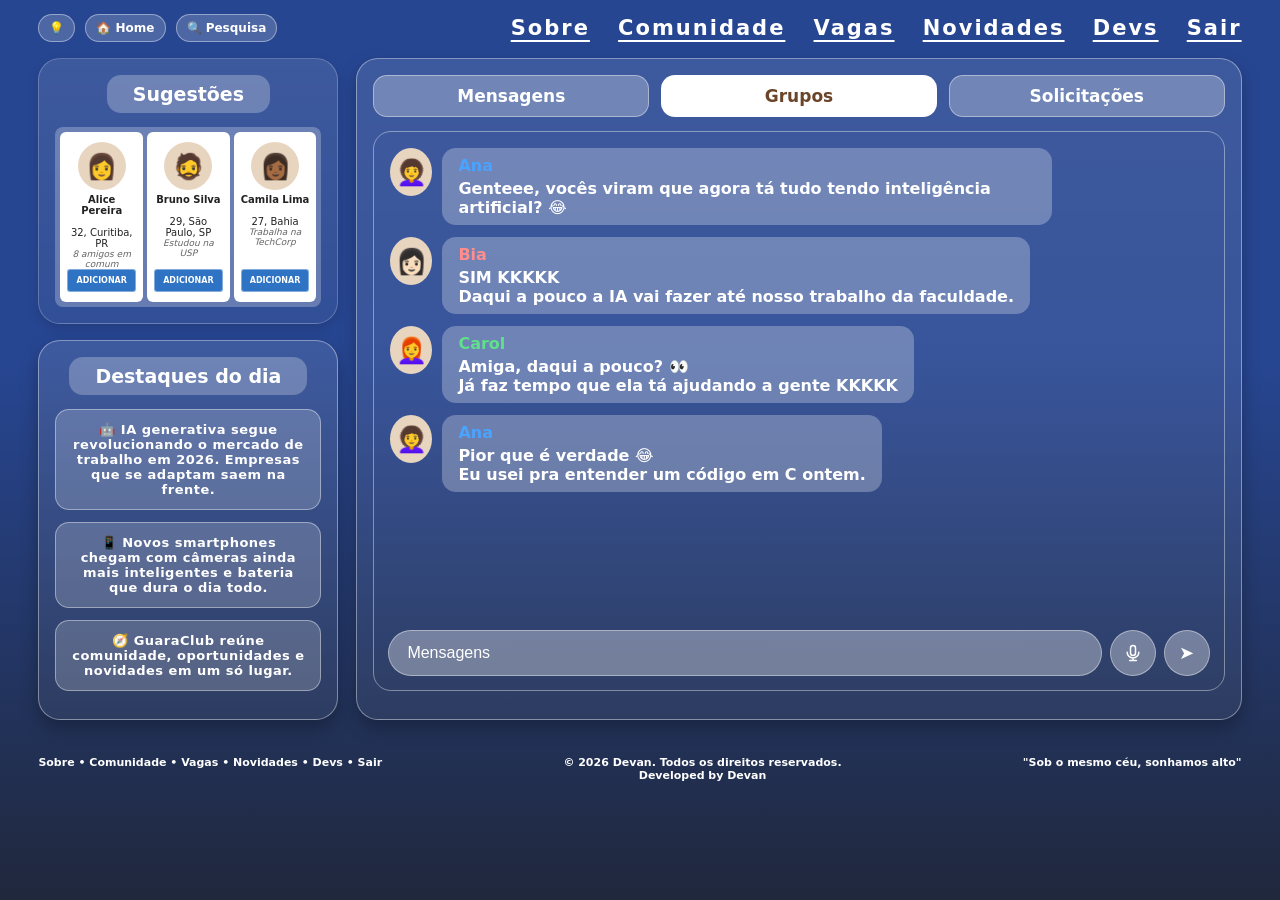
<file: pages/chat.html>
<!DOCTYPE html>
<html lang="pt-BR">
<head>
  <meta charset="utf-8">
  <meta name="viewport" content="width=device-width, initial-scale=1, viewport-fit=cover">
  <title>GuaraClub – Chat</title>
  <link rel="icon" type="image/png" href="../images/logo_guararedondo-circular.png">
  <link rel="stylesheet" href="../styles/style.css">
</head>
<body class="chat-page">
  <div class="app">
    <div class="top">
      <button class="pill" id="themeBtn">💡</button>
      <a class="pill" href="home.html">🏠 Home</a>
      <button class="pill" type="button" data-search-open>🔍 Pesquisa</button>
      <button class="pill menu-toggle" type="button" aria-expanded="false" aria-controls="main-nav" aria-label="Abrir menu">
        <span></span><span></span><span></span>
      </button>
      <nav class="nav" id="main-nav">
        <a href="sobre.html">Sobre</a>
        <a href="comunidade.html">Comunidade</a>
        <a href="vagas.html">Vagas</a>
        <a href="novidades.html">Novidades</a>
        <a href="devs.html">Devs</a>
        <a href="../index.html">Sair</a>
      </nav>
    </div>

    <div class="cols">
      <div>
        <div class="box">
          <span class="ttl">Sugestões</span>
          <div class="sug">
            <div class="pc"><div class="av">👩</div><b>Alice Pereira</b><br>32, Curitiba, PR<em>8 amigos em comum</em><button onclick="this.textContent='ENVIADO ✓';this.className='ok'">ADICIONAR</button></div>
            <div class="pc"><div class="av">🧔</div><b>Bruno Silva</b><br>29, São Paulo, SP<em>Estudou na USP</em><button onclick="this.textContent='ENVIADO ✓';this.className='ok'">ADICIONAR</button></div>
            <div class="pc"><div class="av">👩🏾</div><b>Camila Lima</b><br>27, Bahia<em>Trabalha na TechCorp</em><button onclick="this.textContent='ENVIADO ✓';this.className='ok'">ADICIONAR</button></div>
          </div>
        </div>
        <div class="box side">
          <span class="ttl">Destaques do dia</span>
          <div class="hl">🤖 IA generativa segue revolucionando o mercado de trabalho em 2026. Empresas que se adaptam saem na frente.</div>
          <div class="hl">📱 Novos smartphones chegam com câmeras ainda mais inteligentes e bateria que dura o dia todo.</div>
          <div class="hl">🧭 GuaraClub reúne comunidade, oportunidades e novidades em um só lugar.</div>
        </div>
      </div>

      <div>
        <div class="box">
          <div class="tabs">
            <button type="button" data-chat-tab="messages">Mensagens</button>
            <button type="button" class="on" data-chat-tab="groups">Grupos</button>
            <button type="button" data-chat-tab="requests">Solicitações</button>
          </div>
          <div class="inner chat-panel">
            <div class="conversation-list" id="conversationList" hidden aria-label="Conversas"></div>
            <div class="request-panel" id="requestPanel" hidden aria-label="Solicitações">
              <section class="request-section">
                <h3>Solicitações de mensagem <span>4</span></h3>
                <div id="messageRequests"></div>
              </section>
              <section class="request-section">
                <h3>Solicitações de amizade <span>3</span></h3>
                <div id="friendRequests"></div>
              </section>
            </div>
            <div id="messageThread">
              <div class="thread-header" id="threadHeader" hidden>
                <button class="thread-back" id="backToConversations" type="button" aria-label="Voltar para conversas">
                  <svg class="back-icon" viewBox="0 0 24 24" aria-hidden="true" focusable="false">
                    <path d="M19 12H5m0 0 6 6m-6-6 6-6"></path>
                  </svg>
                </button>
                <b id="threadName"></b>
              </div>
            <div class="chat" id="chatArea">
              <div class="m">
                <div class="av">👩‍🦱</div>
                <div class="bub"><b style="color:#4aa3ff">Ana</b>Genteee, vocês viram que agora tá tudo tendo inteligência artificial? 😂</div>
              </div>
              <div class="m">
                <div class="av">👩🏻</div>
                <div class="bub"><b style="color:#ff8d8d">Bia</b>SIM KKKKK<br>Daqui a pouco a IA vai fazer até nosso trabalho da faculdade.</div>
              </div>
              <div class="m">
                <div class="av">👩‍🦰</div>
                <div class="bub"><b style="color:#5fe08a">Carol</b>Amiga, daqui a pouco? 👀<br>Já faz tempo que ela tá ajudando a gente KKKKK</div>
              </div>
              <div class="m">
                <div class="av">👩‍🦱</div>
                <div class="bub"><b style="color:#4aa3ff">Ana</b>Pior que é verdade 😂<br>Eu usei pra entender um código em C ontem.</div>
              </div>
              <div id="mine"></div>
            </div>
            <div class="in">
              <input id="mi" placeholder="Mensagens">
              <button type="button" aria-label="Gravar áudio">
                <svg class="mic-icon" viewBox="0 0 24 24" aria-hidden="true" focusable="false">
                  <rect x="9" y="3" width="6" height="12" rx="3"></rect>
                  <path d="M5 11a7 7 0 0 0 14 0M12 18v3m-4 0h8"></path>
                </svg>
              </button>
              <button type="button" id="sendBtn">➤</button>
            </div>
            </div>
          </div>
        </div>
      </div>
    </div>

    <footer class="foot">
      <span>Sobre • Comunidade • Vagas • Novidades • Devs • Sair</span>
      <span>© 2026 Devan. Todos os direitos reservados.<br>Developed by Devan</span>
      <span>"Sob o mesmo céu, sonhamos alto"</span>
    </footer>
  </div>

  <script src="../js/script.js"></script>
</body>
</html>
</file>
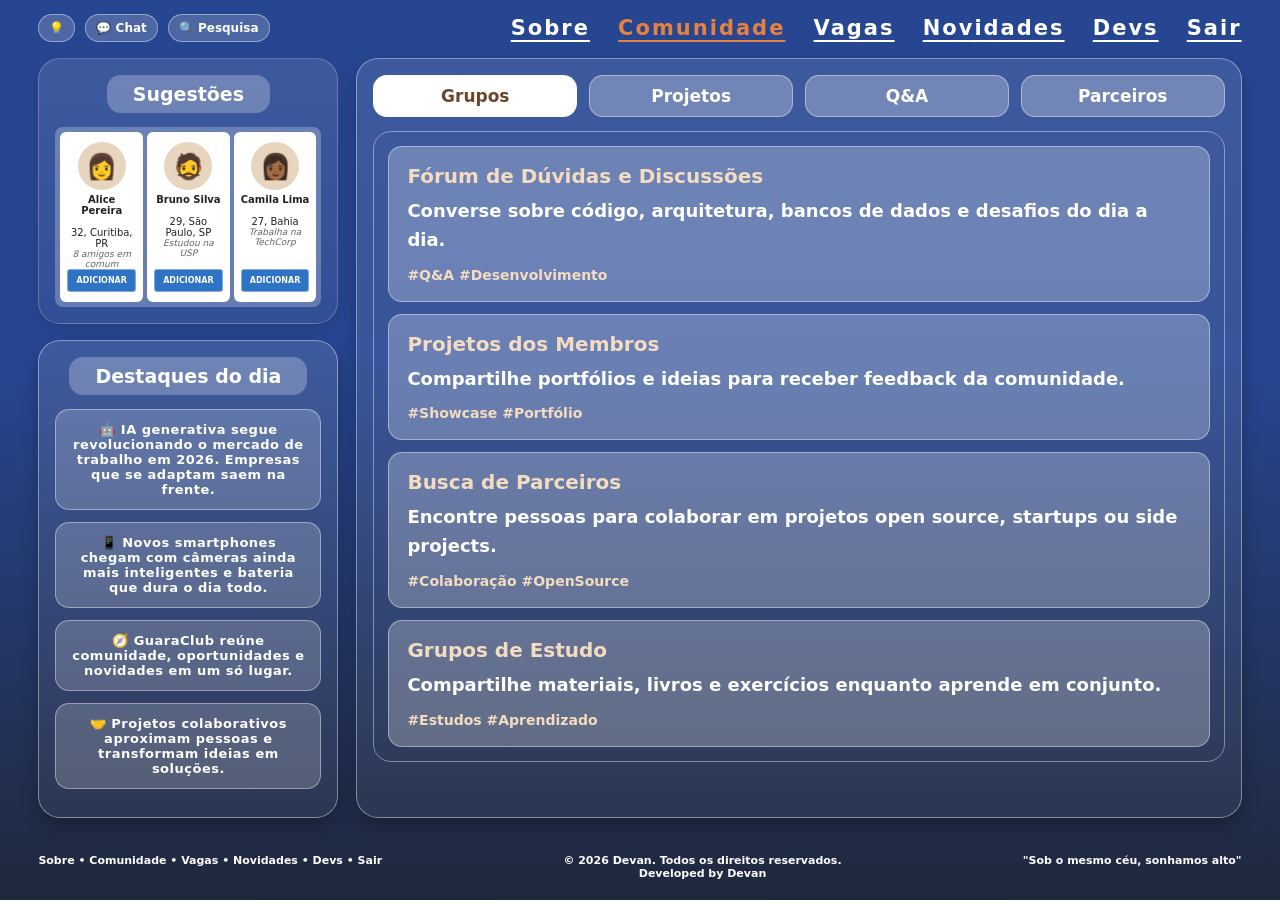
<file: pages/comunidade.html>
<!DOCTYPE html>
<html lang="pt-BR">
<head>
  <meta charset="utf-8">
  <meta name="viewport" content="width=device-width, initial-scale=1, viewport-fit=cover">
  <title>GuaraClub – Comunidade</title>
  <link rel="icon" type="image/png" href="../images/logo_guararedondo-circular.png">
  <link rel="stylesheet" href="../styles/style.css">
</head>
<body class="community-page">
  <div class="app">
    <div class="top">
      <button class="pill" id="themeBtn">💡</button>
      <a class="pill" href="chat.html">💬 Chat</a>
      <button class="pill" type="button" data-search-open>🔍 Pesquisa</button>
      <button class="pill menu-toggle" type="button" aria-expanded="false" aria-controls="main-nav" aria-label="Abrir menu">
        <span></span><span></span><span></span>
      </button>
      <nav class="nav" id="main-nav">
        <a href="sobre.html">Sobre</a>
        <a href="comunidade.html" class="on">Comunidade</a>
        <a href="vagas.html">Vagas</a>
        <a href="novidades.html">Novidades</a>
        <a href="devs.html">Devs</a>
        <a href="../index.html">Sair</a>
      </nav>
    </div>

    <div class="cols">
      <div>
        <div class="box">
          <span class="ttl">Sugestões</span>
          <div class="sug">
            <div class="pc"><div class="av">👩</div><b>Alice Pereira</b><br>32, Curitiba, PR<em>8 amigos em comum</em><button onclick="this.textContent='ENVIADO ✓';this.className='ok'">ADICIONAR</button></div>
            <div class="pc"><div class="av">🧔</div><b>Bruno Silva</b><br>29, São Paulo, SP<em>Estudou na USP</em><button onclick="this.textContent='ENVIADO ✓';this.className='ok'">ADICIONAR</button></div>
            <div class="pc"><div class="av">👩🏾</div><b>Camila Lima</b><br>27, Bahia<em>Trabalha na TechCorp</em><button onclick="this.textContent='ENVIADO ✓';this.className='ok'">ADICIONAR</button></div>
          </div>
        </div>
        <div class="box side">
          <span class="ttl">Destaques do dia</span>
          <div class="hl">🤖 IA generativa segue revolucionando o mercado de trabalho em 2026. Empresas que se adaptam saem na frente.</div>
          <div class="hl">📱 Novos smartphones chegam com câmeras ainda mais inteligentes e bateria que dura o dia todo.</div>
          <div class="hl">🧭 GuaraClub reúne comunidade, oportunidades e novidades em um só lugar.</div>
          <div class="hl">🤝 Projetos colaborativos aproximam pessoas e transformam ideias em soluções.</div>
        </div>
      </div>

      <div>
        <div class="box">
          <div class="tabs">
            <button type="button" class="on" data-community-tab="groups" aria-selected="true">Grupos</button>
            <button type="button" data-community-tab="projects" aria-selected="false">Projetos</button>
            <button type="button" data-community-tab="qa" aria-selected="false">Q&amp;A</button>
            <button type="button" data-community-tab="partners" aria-selected="false">Parceiros</button>
          </div>
          <div class="inner community-content">
            <section class="community-panel" data-community-panel="groups" aria-label="Grupos">
              <article class="post w community-card">
                <b>Fórum de Dúvidas e Discussões</b>
                <p>Converse sobre código, arquitetura, bancos de dados e desafios do dia a dia.</p>
                <span class="community-tag">#Q&amp;A #Desenvolvimento</span>
              </article>
              <article class="post w community-card">
                <b>Projetos dos Membros</b>
                <p>Compartilhe portfólios e ideias para receber feedback da comunidade.</p>
                <span class="community-tag">#Showcase #Portfólio</span>
              </article>
              <article class="post w community-card">
                <b>Busca de Parceiros</b>
                <p>Encontre pessoas para colaborar em projetos open source, startups ou side projects.</p>
                <span class="community-tag">#Colaboração #OpenSource</span>
              </article>
              <article class="post w community-card">
                <b>Grupos de Estudo</b>
                <p>Compartilhe materiais, livros e exercícios enquanto aprende em conjunto.</p>
                <span class="community-tag">#Estudos #Aprendizado</span>
              </article>
            </section>
            <section class="community-panel" data-community-panel="projects" aria-label="Projetos" hidden>
              <article class="post w community-card">
                <b>GuaraTask</b>
                <p>Aplicação web para organizar tarefas e acompanhar a rotina de estudos.</p>
                <span class="community-tag">React · Organização</span>
              </article>
              <article class="post w community-card">
                <b>EcoRota</b>
                <p>Mapa colaborativo que reúne pontos de coleta seletiva por região.</p>
                <span class="community-tag">Mapas · Sustentabilidade</span>
              </article>
              <article class="post w community-card">
                <b>DevMatch</b>
                <p>Plataforma para encontrar colaboradores com interesses e habilidades em comum.</p>
                <span class="community-tag">Comunidade · JavaScript</span>
              </article>
              <article class="post w community-card">
                <b>Finanças em Dia</b>
                <p>Painel simples para registrar despesas e visualizar o orçamento mensal.</p>
                <span class="community-tag">Python · Dados</span>
              </article>
            </section>
            <section class="community-panel" data-community-panel="qa" aria-label="Perguntas e respostas" hidden>
              <article class="post w community-card">
                <b>Como organizar componentes em um projeto React?</b>
                <p>Estou começando uma aplicação maior. Como vocês separam componentes, páginas e estilos?</p>
                <span class="community-tag">React · 8 respostas</span>
              </article>
              <article class="post w community-card">
                <b>Quando devo usar índices no banco de dados?</b>
                <p>Quais consultas se beneficiam de índices e que impacto eles têm nas gravações?</p>
                <span class="community-tag">Banco de dados · 5 respostas</span>
              </article>
              <article class="post w community-card">
                <b>Qual a melhor forma de tratar erros em uma API?</b>
                <p>Quero padronizar as respostas de erro sem esconder detalhes importantes para depuração.</p>
                <span class="community-tag">Back-end · 12 respostas</span>
              </article>
              <article class="post w community-card">
                <b>Como montar meu primeiro portfólio?</b>
                <p>Quais projetos e informações são mais úteis para apresentar em uma vaga de estágio?</p>
                <span class="community-tag">Carreira · 6 respostas</span>
              </article>
            </section>
            <section class="community-panel" data-community-panel="partners" aria-label="Parceiros de projeto" hidden>
              <article class="post w community-card">
                <b>Aplicativo de hábitos de estudo</b>
                <p>Busca uma pessoa de front-end para criar uma interface acessível para estudantes.</p>
                <span class="community-tag">React · Front-end</span>
              </article>
              <article class="post w community-card">
                <b>Projeto open source de acessibilidade</b>
                <p>Convite para colaborar em melhorias de acessibilidade em sites e ferramentas.</p>
                <span class="community-tag">Open source · Acessibilidade</span>
              </article>
              <article class="post w community-card">
                <b>Dashboard de dados públicos</b>
                <p>Procura parceiro(a) para transformar conjuntos de dados públicos em visualizações.</p>
                <span class="community-tag">Python · Visualização de dados</span>
              </article>
              <article class="post w community-card">
                <b>Jogo educativo para navegador</b>
                <p>Grupo está iniciando um jogo web para ensinar lógica de programação de forma interativa.</p>
                <span class="community-tag">JavaScript · Jogos</span>
              </article>
            </section>
          </div>
        </div>
      </div>
    </div>

    <footer class="foot">
      <span>Sobre • Comunidade • Vagas • Novidades • Devs • Sair</span>
      <span>© 2026 Devan. Todos os direitos reservados.<br>Developed by Devan</span>
      <span>"Sob o mesmo céu, sonhamos alto"</span>
    </footer>
  </div>

  <script src="../js/script.js"></script>
</body>
</html>
</file>
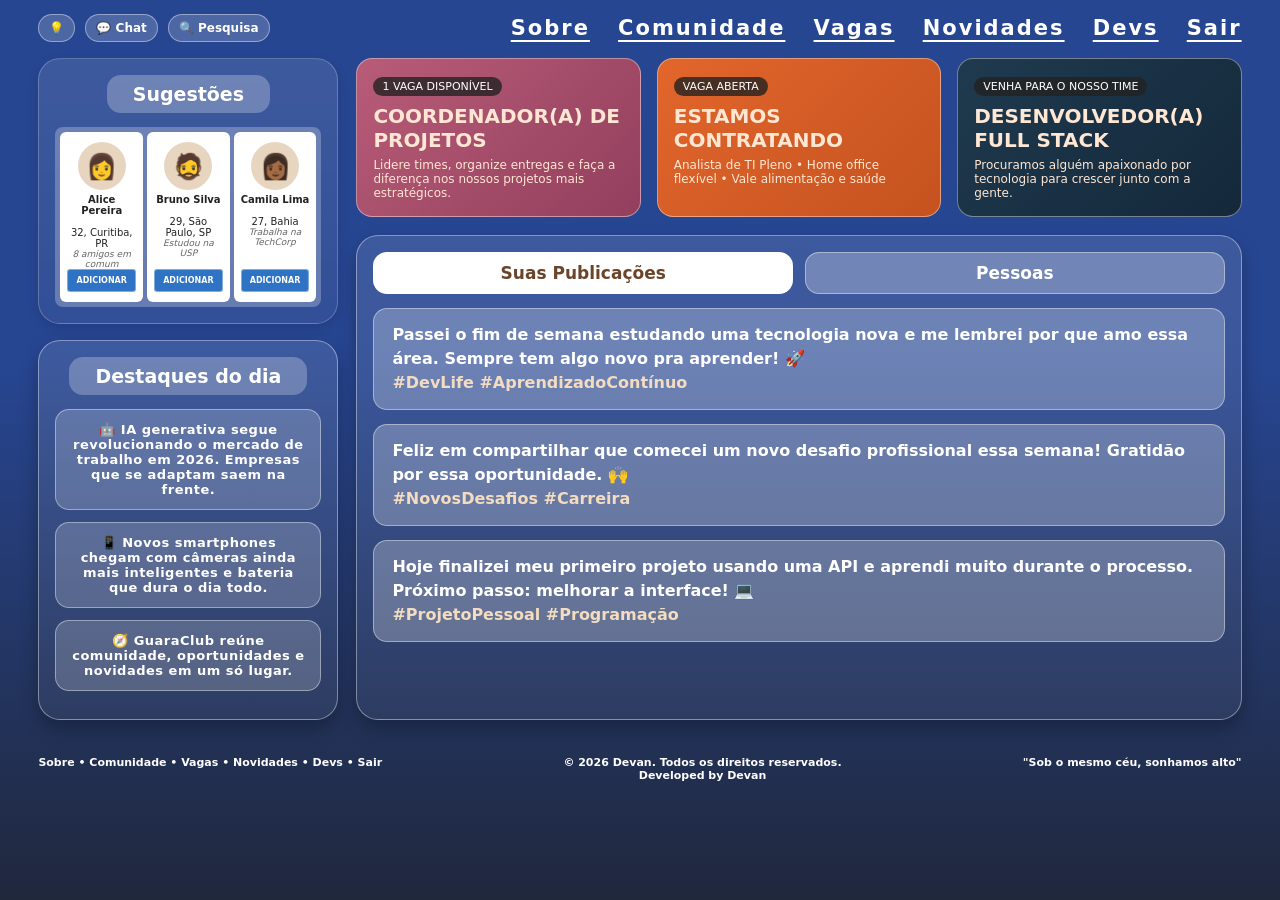
<file: pages/home.html>
<!DOCTYPE html>
<html lang="pt-BR">
<head>
  <meta charset="utf-8">
  <meta name="viewport" content="width=device-width, initial-scale=1, viewport-fit=cover">
  <title>GuaraClub – Home</title>
  <link rel="icon" type="image/png" href="../images/logo_guararedondo-circular.png">
  <link rel="stylesheet" href="../styles/style.css">
</head>
<body>
  <div class="app">
    <div class="top">
      <button class="pill" id="themeBtn">💡</button>
      <a class="pill" href="chat.html">💬 Chat</a>
      <button class="pill" type="button" data-search-open>🔍 Pesquisa</button>
      <button class="pill menu-toggle" type="button" aria-expanded="false" aria-controls="main-nav" aria-label="Abrir menu">
        <span></span><span></span><span></span>
      </button>
      <nav class="nav" id="main-nav">
        <a href="sobre.html">Sobre</a>
        <a href="comunidade.html">Comunidade</a>
        <a href="vagas.html">Vagas</a>
        <a href="novidades.html">Novidades</a>
        <a href="devs.html">Devs</a>
        <a href="../index.html">Sair</a>
      </nav>
    </div>

    <div class="cols">
      <div>
        <div class="box">
          <span class="ttl">Sugestões</span>
          <div class="sug">
            <div class="pc">
              <div class="av">👩</div>
              <b>Alice Pereira</b><br>32, Curitiba, PR<em>8 amigos em comum</em>
              <button onclick="this.textContent='ENVIADO ✓';this.className='ok'">ADICIONAR</button>
            </div>
            <div class="pc">
              <div class="av">🧔</div>
              <b>Bruno Silva</b><br>29, São Paulo, SP<em>Estudou na USP</em>
              <button onclick="this.textContent='ENVIADO ✓';this.className='ok'">ADICIONAR</button>
            </div>
            <div class="pc">
              <div class="av">👩🏾</div>
              <b>Camila Lima</b><br>27, Bahia<em>Trabalha na TechCorp</em>
              <button onclick="this.textContent='ENVIADO ✓';this.className='ok'">ADICIONAR</button>
            </div>
          </div>
        </div>

        <div class="box side">
          <span class="ttl">Destaques do dia</span>
          <div class="hl">🤖 IA generativa segue revolucionando o mercado de trabalho em 2026. Empresas que se adaptam saem na frente.</div>
          <div class="hl">📱 Novos smartphones chegam com câmeras ainda mais inteligentes e bateria que dura o dia todo.</div>
          <div class="hl">🧭 GuaraClub reúne comunidade, oportunidades e novidades em um só lugar.</div>
        </div>
      </div>

      <div>
        <div class="cards">
          <a class="vc wine" href="vagas.html">
            <i>1 VAGA DISPONÍVEL</i>
            <b>COORDENADOR(A) DE PROJETOS</b>
            <p>Lidere times, organize entregas e faça a diferença nos nossos projetos mais estratégicos.</p>
          </a>
          <a class="vc" href="vagas.html">
            <i>VAGA ABERTA</i>
            <b>ESTAMOS CONTRATANDO</b>
            <p>Analista de TI Pleno • Home office flexível • Vale alimentação e saúde</p>
          </a>
          <a class="vc d" href="vagas.html">
            <i>VENHA PARA O NOSSO TIME</i>
            <b>DESENVOLVEDOR(A) FULL STACK</b>
            <p>Procuramos alguém apaixonado por tecnologia para crescer junto com a gente.</p>
          </a>
        </div>

        <div class="box">
          <div class="tabs home-tabs">
            <button type="button" class="on" data-home-tab="publications" aria-selected="true">Suas Publicações</button>
            <button type="button" data-home-tab="people" aria-selected="false">Pessoas</button>
          </div>
          <div class="home-panel" data-home-panel="publications" aria-label="Suas publicações">
            <article class="post">
              Passei o fim de semana estudando uma tecnologia nova e me lembrei por que amo essa área. Sempre tem algo novo pra aprender! 🚀
              <div class="t">#DevLife #AprendizadoContínuo</div>
            </article>
            <article class="post w">
              Feliz em compartilhar que comecei um novo desafio profissional essa semana! Gratidão por essa oportunidade. 🙌
              <div class="t">#NovosDesafios #Carreira</div>
            </article>
            <article class="post">
              Hoje finalizei meu primeiro projeto usando uma API e aprendi muito durante o processo. Próximo passo: melhorar a interface! 💻
              <div class="t">#ProjetoPessoal #Programação</div>
            </article>
          </div>
          <div class="home-panel" data-home-panel="people" aria-label="Comentários de pessoas" hidden>
            <article class="post">
              <b>Ana Costa</b>
              <p>Adorei a iniciativa! Qual tecnologia você usou para começar?</p>
            </article>
            <article class="post w">
              <b>Bruno Silva</b>
              <p>Parabéns pela conquista! Compartilhe mais sobre esse projeto com a gente.</p>
            </article>
            <article class="post">
              <b>Camila Lima</b>
              <p>Também estou estudando esse assunto. Seu relato me motivou a continuar! 🙌</p>
            </article>
            <article class="post w">
              <b>Diego Santos</b>
              <p>Ficou muito legal! Se quiser, posso testar e te passar algumas sugestões. 🚀</p>
            </article>
          </div>
        </div>
      </div>
    </div>

    <footer class="foot">
      <span>Sobre • Comunidade • Vagas • Novidades • Devs • Sair</span>
      <span>© 2026 Devan. Todos os direitos reservados.<br>Developed by Devan</span>
      <span>"Sob o mesmo céu, sonhamos alto"</span>
    </footer>
  </div>

  <script src="../js/script.js"></script>
</body>
</html>
</file>
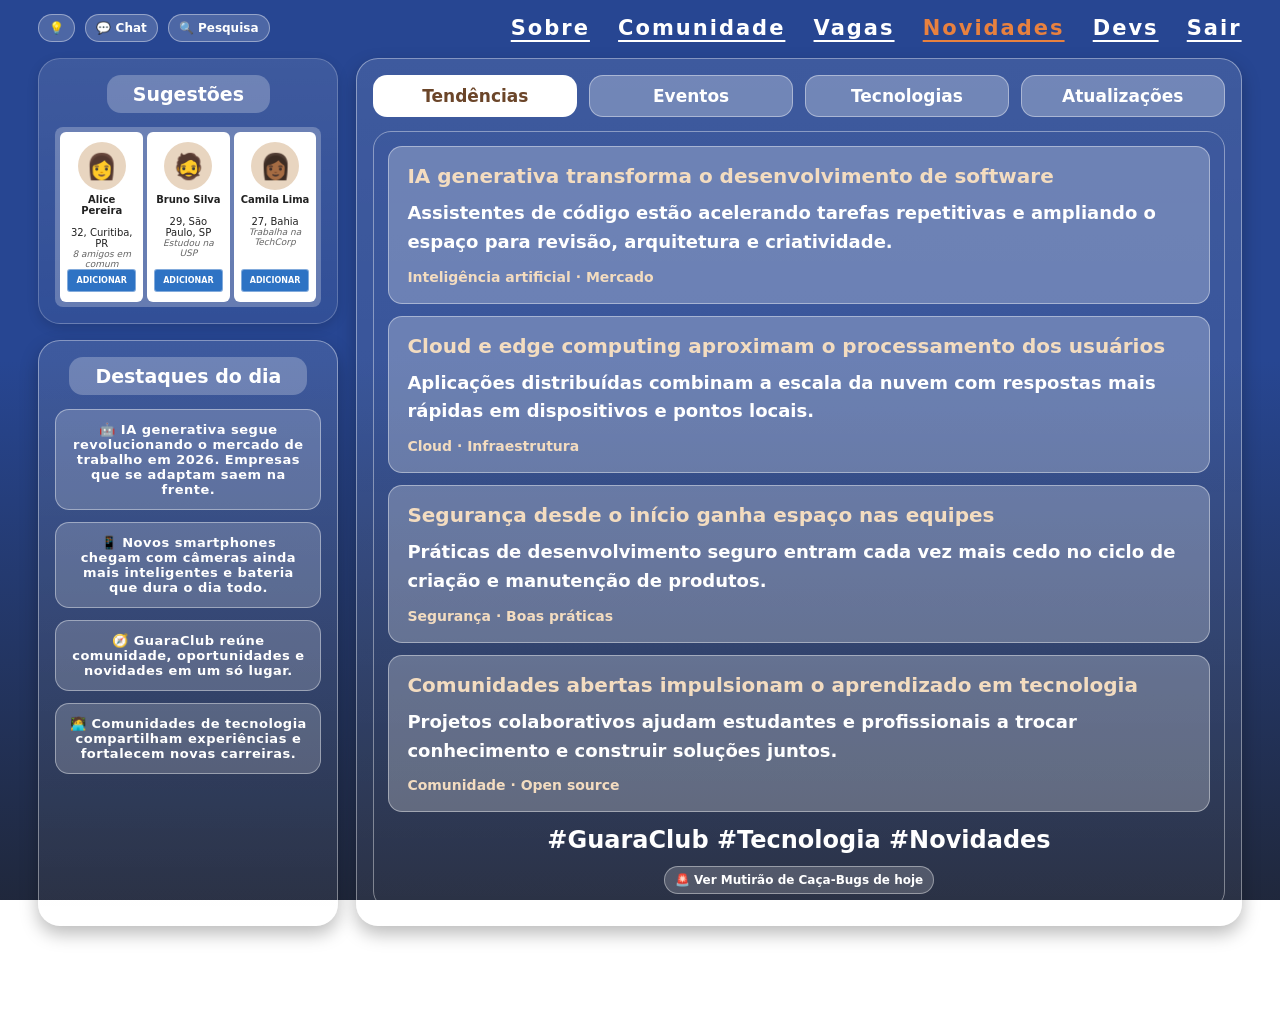
<file: pages/novidades.html>
<!DOCTYPE html>
<html lang="pt-BR">
<head>
  <meta charset="utf-8">
  <meta name="viewport" content="width=device-width, initial-scale=1, viewport-fit=cover">
  <title>GuaraClub – Novidades</title>
  <link rel="icon" type="image/png" href="../images/logo_guararedondo-circular.png">
  <link rel="stylesheet" href="../styles/style.css">
</head>
<body class="news-page">
  <div class="app">
    <div class="top">
      <button class="pill" id="themeBtn">💡</button>
      <a class="pill" href="chat.html">💬 Chat</a>
      <button class="pill" type="button" data-search-open>🔍 Pesquisa</button>
      <button class="pill menu-toggle" type="button" aria-expanded="false" aria-controls="main-nav" aria-label="Abrir menu">
        <span></span><span></span><span></span>
      </button>
      <nav class="nav" id="main-nav">
        <a href="sobre.html">Sobre</a>
        <a href="comunidade.html">Comunidade</a>
        <a href="vagas.html">Vagas</a>
        <a href="novidades.html" class="on">Novidades</a>
        <a href="devs.html">Devs</a>
        <a href="../index.html">Sair</a>
      </nav>
    </div>

    <div class="cols">
      <div>
        <div class="box">
          <span class="ttl">Sugestões</span>
          <div class="sug">
            <div class="pc"><div class="av">👩</div><b>Alice Pereira</b><br>32, Curitiba, PR<em>8 amigos em comum</em><button onclick="this.textContent='ENVIADO ✓';this.className='ok'">ADICIONAR</button></div>
            <div class="pc"><div class="av">🧔</div><b>Bruno Silva</b><br>29, São Paulo, SP<em>Estudou na USP</em><button onclick="this.textContent='ENVIADO ✓';this.className='ok'">ADICIONAR</button></div>
            <div class="pc"><div class="av">👩🏾</div><b>Camila Lima</b><br>27, Bahia<em>Trabalha na TechCorp</em><button onclick="this.textContent='ENVIADO ✓';this.className='ok'">ADICIONAR</button></div>
          </div>
        </div>
        <div class="box side">
          <span class="ttl">Destaques do dia</span>
          <div class="hl">🤖 IA generativa segue revolucionando o mercado de trabalho em 2026. Empresas que se adaptam saem na frente.</div>
          <div class="hl">📱 Novos smartphones chegam com câmeras ainda mais inteligentes e bateria que dura o dia todo.</div>
          <div class="hl">🧭 GuaraClub reúne comunidade, oportunidades e novidades em um só lugar.</div>
          <div class="hl">🧑‍💻 Comunidades de tecnologia compartilham experiências e fortalecem novas carreiras.</div>
        </div>
      </div>

      <div>
        <div class="box">
          <div class="tabs">
            <button type="button" class="on" data-news-tab="trends" aria-selected="true">Tendências</button>
            <button type="button" data-news-tab="events" aria-selected="false">Eventos</button>
            <button type="button" data-news-tab="technologies" aria-selected="false">Tecnologias</button>
            <button type="button" data-news-tab="updates" aria-selected="false">Atualizações</button>
          </div>
          <div class="inner">
            <section class="news-panel" data-news-panel="trends" aria-label="Tendências">
              <article class="post w news-card">
                <h4>IA generativa transforma o desenvolvimento de software</h4>
                <p>Assistentes de código estão acelerando tarefas repetitivas e ampliando o espaço para revisão, arquitetura e criatividade.</p>
                <span class="news-meta">Inteligência artificial · Mercado</span>
              </article>
              <article class="post w news-card">
                <h4>Cloud e edge computing aproximam o processamento dos usuários</h4>
                <p>Aplicações distribuídas combinam a escala da nuvem com respostas mais rápidas em dispositivos e pontos locais.</p>
                <span class="news-meta">Cloud · Infraestrutura</span>
              </article>
              <article class="post w news-card">
                <h4>Segurança desde o início ganha espaço nas equipes</h4>
                <p>Práticas de desenvolvimento seguro entram cada vez mais cedo no ciclo de criação e manutenção de produtos.</p>
                <span class="news-meta">Segurança · Boas práticas</span>
              </article>
              <article class="post w news-card">
                <h4>Comunidades abertas impulsionam o aprendizado em tecnologia</h4>
                <p>Projetos colaborativos ajudam estudantes e profissionais a trocar conhecimento e construir soluções juntos.</p>
                <span class="news-meta">Comunidade · Open source</span>
              </article>
            </section>
            <section class="news-panel" data-news-panel="events" aria-label="Eventos" hidden>
              <article class="post w news-card">
                <h4>Encontro GuaraClub: caminhos para a primeira vaga em tecnologia</h4>
                <p>Conversa aberta sobre portfólio, entrevistas e como se preparar para oportunidades de entrada.</p>
                <span class="news-meta">12 nov 2026 · Online</span>
              </article>
              <article class="post w news-card">
                <h4>Hackathon de soluções para a comunidade</h4>
                <p>Forme uma equipe, escolha um desafio local e desenvolva um protótipo durante o fim de semana.</p>
                <span class="news-meta">21–22 nov 2026 · Curitiba, PR</span>
              </article>
              <article class="post w news-card">
                <h4>Workshop prático de APIs com JavaScript</h4>
                <p>Uma sessão guiada para criar endpoints, validar dados e conectar uma aplicação a uma API.</p>
                <span class="news-meta">28 nov 2026 · Online</span>
              </article>
              <article class="post w news-card">
                <h4>Roda de conversa sobre carreira em dados</h4>
                <p>Profissionais convidados compartilham experiências com análise de dados, ferramentas e primeiros passos.</p>
                <span class="news-meta">5 dez 2026 · Online</span>
              </article>
            </section>
            <section class="news-panel" data-news-panel="technologies" aria-label="Tecnologias" hidden>
              <article class="post w news-card">
                <h4>TypeScript fortalece a manutenção de aplicações web</h4>
                <p>Tipos explícitos ajudam equipes a identificar problemas mais cedo e a evoluir bases de código compartilhadas.</p>
                <span class="news-meta">Linguagens · Front-end</span>
              </article>
              <article class="post w news-card">
                <h4>WebAssembly expande opções para aplicações no navegador</h4>
                <p>O formato permite levar mais linguagens e cargas de trabalho para experiências web com bom desempenho.</p>
                <span class="news-meta">Web · Desempenho</span>
              </article>
              <article class="post w news-card">
                <h4>Contêineres simplificam ambientes de desenvolvimento</h4>
                <p>Ambientes reproduzíveis ajudam a reduzir diferenças entre máquinas locais, integração e produção.</p>
                <span class="news-meta">DevOps · Cloud</span>
              </article>
              <article class="post w news-card">
                <h4>Bancos de dados vetoriais apoiam buscas semânticas</h4>
                <p>Representações vetoriais permitem explorar novas formas de encontrar conteúdos por significado e contexto.</p>
                <span class="news-meta">Dados · Inteligência artificial</span>
              </article>
            </section>
            <section class="news-panel" data-news-panel="updates" aria-label="Atualizações do GuaraClub" hidden>
              <article class="post w news-card">
                <h4>Novas áreas de Projetos, Q&amp;A e Parceiros</h4>
                <p>A comunidade agora tem espaços dedicados para compartilhar projetos, tirar dúvidas e encontrar colaboradores.</p>
                <span class="news-meta">GuaraClub · Comunidade</span>
              </article>
              <article class="post w news-card">
                <h4>Chat com conversas e solicitações</h4>
                <p>A página de chat reúne conversas, grupos e solicitações em abas para facilitar o contato entre membros.</p>
                <span class="news-meta">GuaraClub · Comunicação</span>
              </article>
              <article class="post w news-card">
                <h4>Conheça quem constrói a comunidade</h4>
                <p>A página de desenvolvedores apresenta os membros do time e seus perfis profissionais.</p>
                <span class="news-meta">GuaraClub · Equipe</span>
              </article>
              <article class="post w news-card">
                <h4>Experiência adaptada para celular</h4>
                <p>A navegação responsiva e o menu compacto ajudam a acessar as páginas do GuaraClub em telas menores.</p>
                <span class="news-meta">GuaraClub · Melhorias</span>
              </article>
            </section>
            <div class="news-footer">#GuaraClub #Tecnologia #Novidades</div>
            <div style="text-align:center;margin-top:12px">
              <a class="pill" href="mutirao.html" style="display:inline-block">🚨 Ver Mutirão de Caça-Bugs de hoje</a>
            </div>
          </div>
        </div>
      </div>
    </div>

    <footer class="foot">
      <span>Sobre • Comunidade • Vagas • Novidades • Devs • Sair</span>
      <span>© 2026 Devan. Todos os direitos reservados.<br>Developed by Devan</span>
      <span>"Sob o mesmo céu, sonhamos alto"</span>
    </footer>
  </div>

  <script src="../js/script.js"></script>
</body>
</html>
</file>
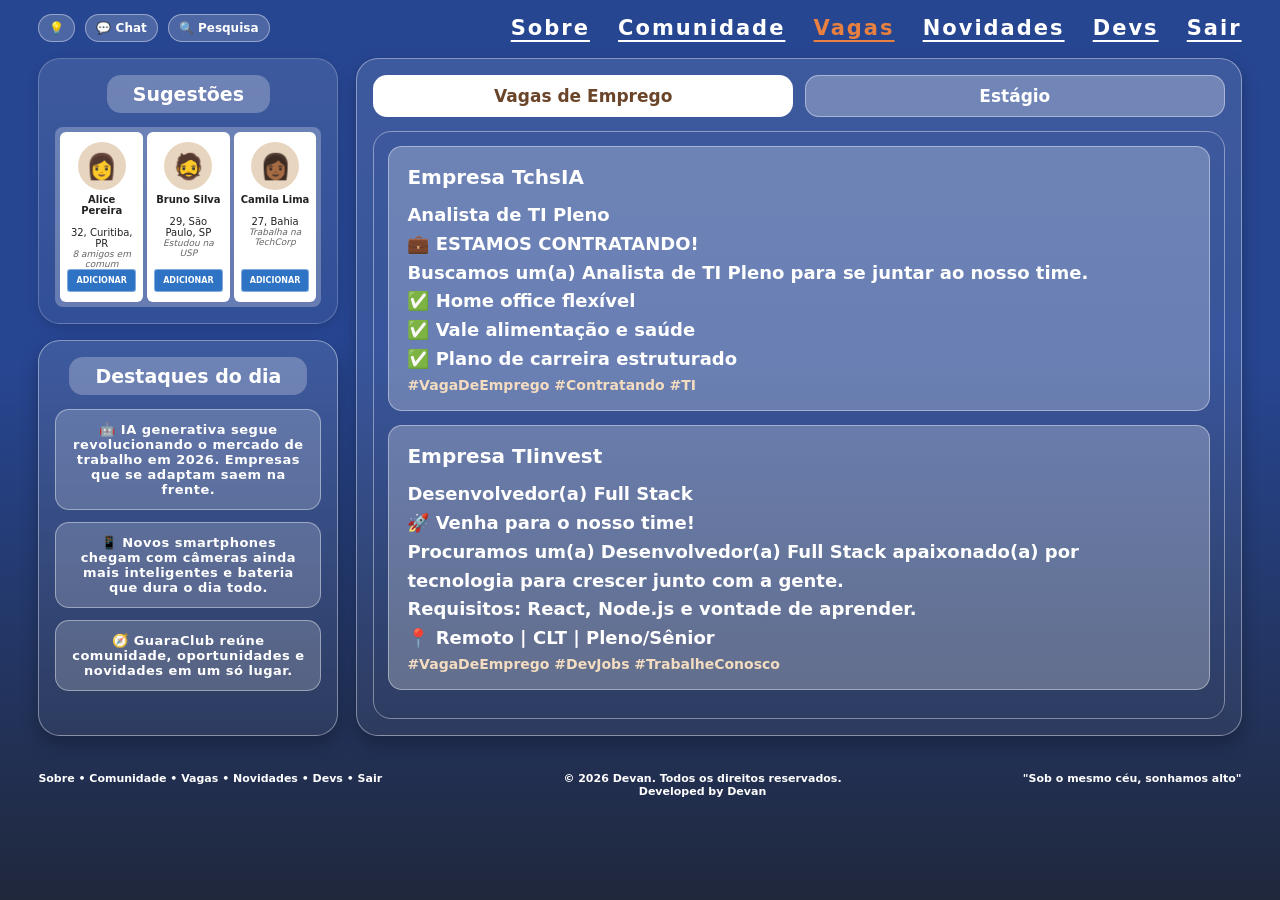
<file: pages/vagas.html>
<!DOCTYPE html>
<html lang="pt-BR">
<head>
  <meta charset="utf-8">
  <meta name="viewport" content="width=device-width, initial-scale=1, viewport-fit=cover">
  <title>GuaraClub – Vagas</title>
  <link rel="icon" type="image/png" href="../images/logo_guararedondo-circular.png">
  <link rel="stylesheet" href="../styles/style.css">
</head>
<body class="jobs-page">
  <div class="app">
    <div class="top">
      <button class="pill" id="themeBtn">💡</button>
      <a class="pill" href="chat.html">💬 Chat</a>
      <button class="pill" type="button" data-search-open>🔍 Pesquisa</button>
      <button class="pill menu-toggle" type="button" aria-expanded="false" aria-controls="main-nav" aria-label="Abrir menu">
        <span></span><span></span><span></span>
      </button>
      <nav class="nav" id="main-nav">
        <a href="sobre.html">Sobre</a>
        <a href="comunidade.html">Comunidade</a>
        <a href="vagas.html" class="on">Vagas</a>
        <a href="novidades.html">Novidades</a>
        <a href="devs.html">Devs</a>
        <a href="../index.html">Sair</a>
      </nav>
    </div>

    <div class="cols">
      <div>
        <div class="box">
          <span class="ttl">Sugestões</span>
          <div class="sug">
            <div class="pc"><div class="av">👩</div><b>Alice Pereira</b><br>32, Curitiba, PR<em>8 amigos em comum</em><button onclick="this.textContent='ENVIADO ✓';this.className='ok'">ADICIONAR</button></div>
            <div class="pc"><div class="av">🧔</div><b>Bruno Silva</b><br>29, São Paulo, SP<em>Estudou na USP</em><button onclick="this.textContent='ENVIADO ✓';this.className='ok'">ADICIONAR</button></div>
            <div class="pc"><div class="av">👩🏾</div><b>Camila Lima</b><br>27, Bahia<em>Trabalha na TechCorp</em><button onclick="this.textContent='ENVIADO ✓';this.className='ok'">ADICIONAR</button></div>
          </div>
        </div>
        <div class="box side">
          <span class="ttl">Destaques do dia</span>
          <div class="hl">🤖 IA generativa segue revolucionando o mercado de trabalho em 2026. Empresas que se adaptam saem na frente.</div>
          <div class="hl">📱 Novos smartphones chegam com câmeras ainda mais inteligentes e bateria que dura o dia todo.</div>
          <div class="hl">🧭 GuaraClub reúne comunidade, oportunidades e novidades em um só lugar.</div>
        </div>
      </div>

      <div>
        <div class="box">
          <div class="tabs job-tabs">
            <button type="button" class="on" data-job-tab="employment" aria-selected="true">Vagas de Emprego</button>
            <button type="button" data-job-tab="internships" aria-selected="false">Estágio</button>
          </div>
          <div class="inner">
            <section class="job-panel" data-job-panel="employment" aria-label="Vagas de emprego">
              <article class="post">
                <h4>Empresa TchsIA</h4>
                <b>Analista de TI Pleno</b><br>
                💼 ESTAMOS CONTRATANDO!<br>
                Buscamos um(a) Analista de TI Pleno para se juntar ao nosso time.<br>
                ✅ Home office flexível<br>
                ✅ Vale alimentação e saúde<br>
                ✅ Plano de carreira estruturado
                <div class="t">#VagaDeEmprego #Contratando #TI</div>
              </article>
              <article class="post">
                <h4>Empresa TIinvest</h4>
                <b>Desenvolvedor(a) Full Stack</b><br>
                🚀 Venha para o nosso time!<br>
                Procuramos um(a) Desenvolvedor(a) Full Stack apaixonado(a) por tecnologia para crescer junto com a gente.<br>
                Requisitos: React, Node.js e vontade de aprender.<br>
                📍 Remoto | CLT | Pleno/Sênior
                <div class="t">#VagaDeEmprego #DevJobs #TrabalheConosco</div>
              </article>
            </section>
            <section class="job-panel" data-job-panel="internships" aria-label="Vagas de estágio" hidden>
              <article class="post">
                <h4>Empresa TchsIA</h4>
                <b>Estagiário(a) de Desenvolvimento Web</b><br>
                🌱 Venha aprender e crescer com nosso time!<br>
                Apoie o desenvolvimento de interfaces web e participe de revisões de código com a equipe.<br>
                ✅ Conhecimentos básicos de HTML, CSS e JavaScript<br>
                ✅ Bolsa-auxílio e vale-transporte<br>
                📍 Híbrido | 30 horas semanais
                <div class="t">#Estágio #DesenvolvimentoWeb #Oportunidade</div>
              </article>
              <article class="post">
                <h4>Empresa TIinvest</h4>
                <b>Estagiário(a) de Suporte e Infraestrutura</b><br>
                💻 Faça parte da equipe de tecnologia!<br>
                Auxilie no atendimento interno, preparação de equipamentos e acompanhamento da infraestrutura.<br>
                ✅ Estar cursando Tecnologia da Informação ou área relacionada<br>
                ✅ Bolsa-auxílio, mentoria e horário flexível<br>
                📍 Presencial | manhã ou tarde
                <div class="t">#Estágio #SuporteTI #Carreira</div>
              </article>
            </section>
          </div>
        </div>
      </div>
    </div>

    <footer class="foot">
      <span>Sobre • Comunidade • Vagas • Novidades • Devs • Sair</span>
      <span>© 2026 Devan. Todos os direitos reservados.<br>Developed by Devan</span>
      <span>"Sob o mesmo céu, sonhamos alto"</span>
    </footer>
  </div>

  <script src="../js/script.js"></script>
</body>
</html>
</file>
<file: styles/style.css>
:root {
  --bg: #274692;
  --bg2: #040d24e3;
  --card: rgba(255, 255, 255, .18);
  --line: #fff;
  --txt: #fff;
  --accent: #e8813f;
  --brown: #6b4529;
  --btn: #c0652c;
  box-sizing: border-box;
  padding-top: env(safe-area-inset-top, 0px);
  padding-bottom: env(safe-area-inset-bottom, 0px);
}

@media (prefers-color-scheme: dark) {
  :root:not([data-theme="light"]) {
    --bg: #040d24;
    --bg2: #040d24e3;
  }
}

:root[data-theme="dark"] {
  --bg: #040d24;
  --bg2: #040d24e3;
}

html {
  scroll-padding-top: env(safe-area-inset-top, 0px);
  scroll-behavior: smooth;
}

@media (prefers-reduced-motion: reduce) {
  html {
    scroll-behavior: auto;
  }
}

* {
  box-sizing: border-box;
}

body {
  margin: 0;
  font-family: Inter, system-ui, -apple-system, "Segoe UI", sans-serif;
  color: var(--txt);
  background: linear-gradient(var(--bg) 40%, var(--bg2));
  min-height: 100vh;
  background-attachment: fixed;
  font-size: 1rem;
}

a {
  color: inherit;
  text-decoration: none;
  cursor: pointer;
}

button {
  font: inherit;
  cursor: pointer;
  border: 1px solid #fff6;
}

.login {
  display: grid;
  grid-template-columns: 1.1fr 1fr;
  min-height: 100vh;
}

.hero {
  background: linear-gradient(160deg, #1b1745, #3b2a7a 45%, #0f7c7c);
  display: flex;
  align-items: center;
  justify-content: center;
  padding: 24px;
}

.sign {
  box-sizing: border-box;
  width: min(100%, 600px);
  border: 1px solid #fff6;
  border-radius: 14px;
  padding: 12px;
  background: #1a1512;
}

.sign img {
  display: block;
  width: 100%;
  height: auto;
  border-radius: 6px;
}

.panel {
  background: #3f2e22;
  display: flex;
  flex-direction: column;
  align-items: center;
  justify-content: center;
  padding: 28px;
  text-align: center;
}

.logo {
  width: 120px;
  height: 120px;
  border-radius: 50%;
  border: 1px solid #fff6;
  background: #1a1512;
  overflow: hidden;
  margin-bottom: 6px;
}

.logo img {
  display: block;
  width: 100%;
  height: 100%;
  object-fit: cover;
}

.panel h2 {
  color: #f3dcc0;
  margin: 10px 0 18px;
}

.panel form {
  width: min(460px, 100%);
  text-align: left;
}

label {
  display: block;
  font-weight: 700;
  color: #f3dcc0;
  margin: 10px 4px 4px;
}

input.f {
  width: 100%;
  padding: 15px 18px;
  border-radius: 14px;
  border: 1px solid #fff6;
  background: #ffffff55;
  color: #fff;
  font-weight: 600;
  font-size: 16px;
  outline: none;
}

input.f::placeholder {
  color: #e9d9c6;
}

.go {
  width: 100%;
  margin-top: 22px;
  padding: 14px;
  border-radius: 12px;
  background: var(--btn);
  color: #fff;
  font-weight: 800;
  letter-spacing: .5px;
  display: block;
  text-align: center;
}

.go:hover {
  filter: brightness(1.1);
}

.alt {
  margin-top: 12px;
  color: #f3dcc0;
  font-weight: 700;
  display: block;
}

.cp {
  font-size: 11px;
  margin-top: 26px;
  color: #f3dcc0;
  font-weight: 600;
}

.app {
  width: 100%;
  max-width: none;
  margin: 0 auto;
  padding: 14px clamp(18px, 3vw, 48px) 24px;
}

.top {
  display: flex;
  align-items: center;
  gap: 10px;
  flex-wrap: wrap;
  margin-bottom: 16px;
}

.pill {
  background: var(--card);
  border: 1px solid #fff6;
  color: #fff;
  border-radius: 999px;
  padding: 6px 10px;
  font-weight: 700;
  font-size: 12px;
}

.top #themeBtn {
  font-size: 12px;
}

.pill:hover, .pill.on {
  background: #ffffff44;
}

.search-dialog {
  width: min(420px, calc(100% - 32px));
  padding: 22px;
  border: 1px solid #fff6;
  border-radius: 20px;
  color: var(--txt);
  background: linear-gradient(145deg, var(--bg), var(--bg2));
  box-shadow: 0 18px 50px #0007;
}

.search-dialog::backdrop {
  background: #160d08a8;
  backdrop-filter: blur(3px);
}

.search-dialog h2 {
  margin: 0 0 16px;
  color: #f3dcc0;
  font-size: 20px;
}

.search-dialog form {
  display: grid;
  gap: 12px;
}

.search-dialog input {
  width: 100%;
  min-width: 0;
  padding: 12px 14px;
  border: 1px solid #fff6;
  border-radius: 12px;
  outline-color: #f3dcc0;
  color: #fff;
  background: #ffffff24;
  font: inherit;
}

.search-dialog input::placeholder {
  color: #ffffffb3;
}

.search-dialog-actions {
  display: flex;
  justify-content: flex-end;
  gap: 10px;
}

.search-dialog-actions button {
  padding: 9px 16px;
  border: 1px solid #fff6;
  border-radius: 999px;
  color: #fff;
  background: #ffffff24;
  font-weight: 700;
}

.search-dialog-actions button[type="submit"] {
  color: var(--brown);
  background: #f3dcc0;
}

.nav {
  margin-left: auto;
  display: flex;
  gap: clamp(10px, 2.2vw, 30px);
  flex-wrap: wrap;
  font-weight: 700;
  letter-spacing: 2px;
  font-size: clamp(14px, 1.8vw, 21px);
}

.nav a {
  text-decoration: underline;
  text-underline-offset: 5px;
  letter-spacing: 2px;
}

.nav a:hover, .nav a.on {
  color: var(--accent);
}

.menu-toggle {
  display: none;
  align-items: center;
  justify-content: center;
  gap: 4px;
  width: 44px;
  height: 44px;
  padding: 10px;
}

.menu-toggle span {
  display: block;
  width: 18px;
  height: 2px;
  background: currentColor;
  border-radius: 2px;
}

.cols {
  display: grid;
  grid-template-columns: 300px 1fr;
  gap: 18px;
  align-items: start;
}

.chat-page .cols {
  grid-template-columns: minmax(0, 300px) minmax(0, 1fr);
}

.chat-page .cols > div {
  min-width: 0;
}

@media(min-width: 861px) {
  .cols:has(> div > .side) {
    align-items: stretch;
  }

  .cols:has(> div > .side) > div:first-child {
    display: flex;
    flex-direction: column;
  }

  .cols:has(> div > .side) > div:first-child > .side {
    flex: 1;
  }

  .cols:has(> div > .side) > div:nth-child(2) {
    display: flex;
    flex-direction: column;
  }

  .cols:has(> div > .side) > div:nth-child(2) > .box {
    flex: 1;
  }
}

.box {
  border: 1px solid #fff6;
  border-radius: 22px;
  background: linear-gradient(#ffffff1c, #ffffff0d);
  padding: 16px;
  box-shadow: 0 8px 18px #0004;
}

.box:has(> .sug) {
  border-color: #ffffff38;
  box-shadow: 0 4px 12px #0002;
}

.box+.box {
  margin-top: 16px;
}

.ttl {
  display: block;
  margin: 0 auto 14px;
  width: max-content;
  max-width: 100%;
  background: #ffffff40;
  border-radius: 14px;
  padding: 8px 26px;
  font-weight: 700;
  font-size: 19px;
}

.sug {
  display: grid;
  grid-template-columns: repeat(3, minmax(0, 1fr));
  gap: 4px;
  background: #ffffff40;
  padding: 5px;
  border-radius: 8px;
}

.pc {
  display: flex;
  flex-direction: column;
  align-items: stretch;
  background: #fff;
  color: #222;
  border-radius: 6px;
  padding: 10px 7px;
  text-align: center;
  font-size: 10px;
  min-width: 0;
  height: 100%;
  overflow-wrap: anywhere;
}

.av {
  width: 48px;
  height: 48px;
  border-radius: 50%;
  margin: 0 auto 4px;
  display: grid;
  place-items: center;
  font-size: 25px;
  background: #e8d5c0;
}

.pc em {
  display: block;
  color: #666;
  font-size: 9px;
}

.pc button {
  margin-top: auto;
  padding-top: 8px;
  width: 100%;
  background: #2e73c4;
  color: #fff;
  font-size: 8px;
  font-weight: 700;
  padding: 6px 4px;
  border-radius: 3px;
}

.pc button.ok {
  background: #3a9d5d;
}

.hl {
  background: #ffffff30;
  border: 1px solid #fff6;
  border-radius: 14px;
  padding: 12px;
  font-weight: 700;
  font-size: 14px;
  letter-spacing: .5px;
  text-align: center;
  margin-bottom: 12px;
}

.tabs {
  display: flex;
  gap: 12px;
  flex-wrap: wrap;
  margin-bottom: 14px;
}

.tabs button {
  flex: 1;
  min-width: 110px;
  background: #ffffff45;
  color: #fff;
  border-radius: 14px;
  padding: 10px;
  font-weight: 700;
  font-size: 17px;
}

.tabs button.on {
  background: #fff;
  color: var(--brown);
}

.conversation-list {
  display: flex;
  flex-direction: column;
  flex: 1;
  min-height: 0;
  overflow-y: auto;
  overscroll-behavior: contain;
  scrollbar-color: #ffffff40 transparent;
  scrollbar-width: thin;
}

.conversation-list::-webkit-scrollbar {
  width: 5px;
}

.conversation-list::-webkit-scrollbar-track {
  background: transparent;
}

.conversation-list::-webkit-scrollbar-thumb {
  background: #ffffff40;
  border-radius: 999px;
}

.request-panel {
  display: flex;
  flex: 1;
  flex-direction: column;
  min-height: 0;
  gap: 16px;
  overflow-y: auto;
  overscroll-behavior: contain;
  scroll-behavior: smooth;
  scrollbar-color: #ffffff40 transparent;
  scrollbar-width: thin;
}

.request-section {
  flex: 0 0 auto;
}

.request-panel::-webkit-scrollbar {
  width: 5px;
}

.request-panel::-webkit-scrollbar-track {
  background: transparent;
}

.request-panel::-webkit-scrollbar-thumb {
  background: #ffffff40;
  border-radius: 999px;
}

.conversation-list[hidden],
.request-panel[hidden],
.thread-header[hidden],
#messageThread[hidden] {
  display: none;
}

.request-section h3 {
  display: flex;
  align-items: center;
  gap: 8px;
  margin: 8px 8px 12px;
  font-size: 17px;
}

.request-section h3 span {
  display: inline-grid;
  min-width: 22px;
  height: 22px;
  padding: 0 5px;
  place-items: center;
  border-radius: 999px;
  background: #e8813f;
  font-size: 12px;
}

.request-item {
  display: flex;
  align-items: center;
  gap: 12px;
  padding: 14px 10px;
  border: 1px solid #fff6;
}

.request-item:last-child {
  border: 1px solid #fff6;
}

.request-item .conversation-avatar {
  flex-basis: 48px;
  width: 48px;
  height: 48px;
  font-size: 24px;
}

.request-item .conversation-preview {
  white-space: normal;
  line-height: 1.4;
}

.conversation-item {
  display: flex;
  align-items: center;
  gap: 12px;
  width: 100%;
  padding: 12px 8px;
  color: #fff;
  background: transparent;
  text-align: left;
  border: 1px solid #fff6;
}

.conversation-item:last-child {
  border: 1px solid #fff6;
}

.conversation-item:hover,
.conversation-item:focus-visible {
  background: #ffffff20;
}

.conversation-avatar {
  display: grid;
  flex: 0 0 46px;
  width: 46px;
  height: 46px;
  place-items: center;
  border-radius: 50%;
  background: #ffffff40;
  font-size: 24px;
}

.conversation-details {
  flex: 1;
  min-width: 0;
}

.conversation-name,
.conversation-preview {
  display: block;
  overflow: hidden;
  text-overflow: ellipsis;
  white-space: nowrap;
}

.conversation-name {
  margin-bottom: 4px;
}

.conversation-preview {
  font-size: 13px;
  opacity: .85;
}

.unread-count {
  display: grid;
  flex: 0 0 24px;
  width: 24px;
  height: 24px;
  place-items: center;
  border-radius: 50%;
  background: #e8813f;
  color: #fff;
  font-size: 12px;
  font-weight: 800;
}

.thread-header {
  display: flex;
  align-items: center;
  gap: 10px;
  margin-bottom: 12px;
}

.thread-back {
  display: grid;
  place-items: center;
  width: 38px;
  height: 38px;
  padding: 0;
  border-radius: 50%;
  background: #ffffff35;
  color: #fff;
  line-height: 1;
}

.back-icon {
  display: block;
  width: 20px;
  height: 20px;
  fill: none;
  stroke: currentColor;
  stroke-width: 2;
  stroke-linecap: round;
  stroke-linejoin: round;
}

.inner {
  border: 1px solid #fff6;
  border-radius: 18px;
  padding: 14px;
}

.chat-panel {
  display: flex;
  flex-direction: column;
  height: min(70vh, 560px);
  min-height: 280px;
}

#messageThread {
  display: flex;
  flex: 1;
  flex-direction: column;
  min-height: 0;
}

.chat-panel .thread-header {
  flex: 0 0 auto;
}

.post {
  background: #ffffff40;
  border: 1px solid #fff6;
  border-radius: 14px;
  padding: 14px 18px;
  margin-bottom: 14px;
  line-height: 1.5;
  font-weight: 600;
}

.post.w {
  border: 1px solid #fff6;
}

.post h4 {
  margin: 0 0 8px;
}

.post .t {
  color: #f3dcc0;
}

.community-panel {
  display: grid;
  gap: 12px;
}

.community-panel[hidden] {
  display: none;
}

.community-card {
  margin-bottom: 0;
  text-align: left;
}

.community-card b {
  display: block;
  margin-bottom: 6px;
  color: #f3dcc0;
  font-size: 20px;
}

.community-card p {
  margin: 0 0 8px;
  font-size: 18px;
  line-height: 1.6;
}

.community-tag {
  color: #f3dcc0;
  font-size: 14px;
  font-weight: 700;
}

.news-panel {
  display: grid;
  gap: 12px;
}

.news-panel[hidden] {
  display: none;
}

.news-card {
  margin-bottom: 0;
}

.news-card h4 {
  color: #f3dcc0;
  font-size: 20px;
}

.news-card p {
  margin: 0 0 8px;
  font-size: 18px;
  line-height: 1.6;
}

.news-meta {
  color: #f3dcc0;
  font-size: 14px;
  font-weight: 700;
}

.jobs-page .job-panel .post {
  font-size: 18px;
  line-height: 1.6;
}

.jobs-page .job-panel .post h4 {
  font-size: 20px;
}

.jobs-page .job-panel .post .t {
  font-size: 14px;
}

.news-footer {
  margin-top: 14px;
  text-align: center;
  font-weight: 700;
  font-size: 1.5rem;
}

.home-tabs button {
  flex: 1 1 0;
  min-width: 0;
}

.home-panel[hidden] {
  display: none;
}

.home-panel .post:last-child {
  margin-bottom: 0;
}

.home-panel .post p {
  margin: 6px 0 0;
}

.job-tabs button {
  flex: 1 1 0;
  min-width: 0;
}

.job-panel[hidden] {
  display: none;
}

.cards {
  display: grid;
  grid-template-columns: repeat(3, 1fr);
  gap: 16px;
  margin-bottom: 18px;
}

.vc {
  border-radius: 16px;
  border: 1px solid #fff6;
  padding: 16px;
  min-height: 150px;
  background: linear-gradient(135deg, #e2662c, #c5521f);
}

.vc.d {
  background: linear-gradient(135deg, #1f3a4f, #14283a);
}

.vc.wine {
  background: linear-gradient(135deg, #b85c78, #923f5d);
}

.vc b {
  display: block;
  font-size: 20px;
  margin: 10px 0 6px;
  color: #ffe7d3;
}

.vc i {
  font-size: 11px;
  background: #222c;
  padding: 3px 9px;
  border-radius: 99px;
  font-style: normal;
}

.vc p {
  font-size: 12px;
  margin: 0;
  color: #ffe7d3;
}

.chat {
  display: flex;
  flex: 1;
  flex-direction: column;
  gap: 12px;
  min-height: 0;
  overflow-y: auto;
  overscroll-behavior: contain;
  padding: 2px 6px 2px 2px;
  scroll-behavior: smooth;
  scrollbar-color: #ffffff40 transparent;
  scrollbar-width: thin;
}

.chat::-webkit-scrollbar {
  width: 5px;
}

.chat::-webkit-scrollbar-track {
  background: transparent;
}

.chat::-webkit-scrollbar-thumb {
  background: #ffffff40;
  border-radius: 999px;
}

#mine {
  display: flex;
  flex-direction: column;
  gap: 12px;
}

.m {
  display: flex;
  gap: 10px;
  align-items: flex-start;
}

.chat .av {
  flex: 0 0 42px;
  margin: 0;
}

.m.me {
  justify-content: flex-end;
}

.bub {
  background: #ffffff45;
  border-radius: 14px;
  padding: 8px 16px;
  font-weight: 600;
  max-width: 75%;
}

.bub b {
  display: block;
  margin-bottom: 4px;
}

.in {
  display: flex;
  flex: 0 0 auto;
  gap: 8px;
  margin-top: 12px;
}

.in input {
  flex: 1;
  padding: 12px 18px;
  border-radius: 999px;
  border: 1px solid #fff6;
  background: #ffffff55;
  color: #fff;
  font-size: 16px;
  outline: none;
}

.in input::placeholder {
  color: #fff;
}

.in button {
  display: grid;
  place-items: center;
  flex: 0 0 46px;
  width: 46px;
  height: 46px;
  padding: 0;
  border-radius: 50%;
  background: #ffffff55;
  color: #fff;
  font-size: 18px;
}

.in #sendBtn {
  line-height: 1;
}

.mic-icon {
  display: block;
  width: 20px;
  height: 20px;
  fill: none;
  stroke: currentColor;
  stroke-width: 1.8;
  stroke-linecap: round;
  stroke-linejoin: round;
}

.about p {
  line-height: 1.6;
  font-weight: 600;
  font-size: 14px;
  margin: 0 0 16px;
}

.about-logo {
  display: block;
  width: clamp(100px, 16vw, 150px);
  aspect-ratio: 1;
  object-fit: cover;
  border: 1px solid #fff6;
  border-radius: 50%;
  margin: 4px auto 20px;
  box-shadow: 0 8px 20px #0004;
}

.about .about-lead {
  margin-bottom: 18px;
  color: #f3dcc0;
  font-size: 18px;
  font-weight: 800;
  line-height: 1.25;
  text-align: center;
}

.about .about-signoff {
  margin: 22px 0 0;
  color: #f3dcc0;
  font-size: 14px;
  font-weight: 800;
  text-align: center;
}

.dev-profile {
  display: flex;
  align-items: center;
  gap: 16px;
  padding: 14px 4px;
  border: 1px solid #fff6;
}

.dev-profile:last-child {
  border: 1px solid #fff6;
}

.dev-photo {
  flex: 0 0 80px;
  width: 80px;
  height: 80px;
  border-radius: 50%;
  object-fit: cover;
}

.dev-info {
  flex: 1;
  min-width: 0;
}

.dev-info h3 {
  margin: 0 0 8px;
  font-size: 17px;
}

.dev-info p {
  margin: 8px 0 0;
  font-size: 13px;
  line-height: 1.5;
}

.devs-intro {
  line-height: 1.6;
  font-weight: 600;
  margin: 0 0 12px;
}

.dev-links {
  display: flex;
  align-items: center;
  gap: 8px;
  margin-top: 10px;
}

.dev-links a {
  display: inline-grid;
  place-items: center;
  width: 32px;
  height: 32px;
  border-radius: 8px;
  color: #fff;
  background: #ffffff24;
}

.dev-links a:hover {
  background: #ffffff45;
}

.dev-links svg {
  width: 18px;
  height: 18px;
  fill: currentColor;
}

.dev-links a:nth-child(2) svg {
  fill: none;
  stroke: currentColor;
  stroke-width: 2;
}

.dev-links .icon-dot {
  fill: currentColor;
  stroke: none;
}

@media(max-width: 600px) {
  .dev-profile {
    gap: 12px;
  }

  .dev-photo {
    flex-basis: 60px;
    width: 60px;
    height: 60px;
  }

  .dev-info h3 {
    font-size: 15px;
  }
}

.mut {
  display: grid;
  grid-template-columns: 1.6fr 1fr;
  gap: 14px;
}

.ev {
  background: #1e1410;
  border-radius: 14px;
  padding: 18px;
}

.ev h3 {
  font-size: 26px;
  margin: 6px 0 14px;
}

.ev .tag {
  background: #ffffff1a;
  padding: 4px 12px;
  border-radius: 99px;
  font-size: 11px;
}

.ev .alert {
  border: 1px solid #fff6;
  border-radius: 10px;
  padding: 12px;
  margin-bottom: 12px;
  font-weight: 700;
}

.g2 {
  display: grid;
  grid-template-columns: 1fr 1fr;
  gap: 10px;
}

.g2 div {
  border: 1px solid #fff6;
  border-radius: 10px;
  padding: 10px;
  font-size: 13px;
}

.g2 b {
  display: block;
  font-size: 15px;
  margin-top: 4px;
}

.ev button {
  background: var(--btn);
  color: #fff;
  font-weight: 700;
  padding: 10px 18px;
  border-radius: 8px;
  margin-top: 14px;
}

.side .hl {
  margin-bottom: 12px;
  font-size: 13px;
}

.foot {
  display: flex;
  justify-content: space-between;
  gap: 12px;
  flex-wrap: wrap;
  font-size: 11px;
  font-weight: 700;
  margin-top: 36px;
  text-align: center;
}

@media(max-width: 860px) {
  .login { grid-template-columns: 1fr; }
  .hero { min-height: 220px; }
  .cols { grid-template-columns: 1fr; }
  .cards { grid-template-columns: 1fr; }
  .mut { grid-template-columns: 1fr; }
  .top > .pill:not(.menu-toggle) { padding: 6px 10px; }
  .menu-toggle { display: inline-flex; flex-direction: column; margin-left: auto; }
  .nav { display: none; margin-left: 0; width: 100%; flex-direction: column; align-items: center; gap: 14px; padding: 12px 0; }
  .nav.is-open { display: flex; }
  .foot { flex-direction: column; align-items: center; }
  .foot span { width: 100%; }
  .chat-page .cols { grid-template-columns: minmax(0, 1fr); }
  .chat-page .tabs { display: grid; grid-template-columns: repeat(3, minmax(0, 1fr)); gap: 8px; }
  .chat-page .tabs button { min-width: 0; padding: 8px 4px; font-size: clamp(11px, 3vw, 15px); line-height: 1.2; }
  .chat-page .m .bub { min-width: 0; max-width: calc(100% - 52px); overflow-wrap: anywhere; }
  .chat-page .in input { min-width: 0; }
}

@media(min-width: 861px) {
  .signup-page .login {
    height: 100vh;
    height: 100svh;
    min-height: 0;
  }

  .signup-page .panel {
    padding: clamp(12px, 2.5vh, 28px);
  }

  .signup-page .logo {
    width: clamp(72px, 11vh, 120px);
    height: clamp(72px, 11vh, 120px);
  }

  .signup-page .panel h2 {
    margin: clamp(4px, 1vh, 10px) 0 clamp(8px, 1.8vh, 18px);
  }

  .signup-page label {
    margin-top: clamp(4px, .8vh, 10px);
  }

  .signup-page input.f {
    padding: clamp(8px, 1.2vh, 15px) 18px;
  }

  .signup-page .go {
    margin-top: clamp(10px, 1.8vh, 22px);
    padding: clamp(9px, 1.2vh, 14px);
  }

  .signup-page .alt {
    margin-top: clamp(6px, 1vh, 12px);
  }

  .signup-page .cp {
    margin-top: clamp(10px, 2.2vh, 26px);
  }
}

:focus-visible {
  outline: 3px solid #ffcf70;
  outline-offset: 3px;
}
</file>
